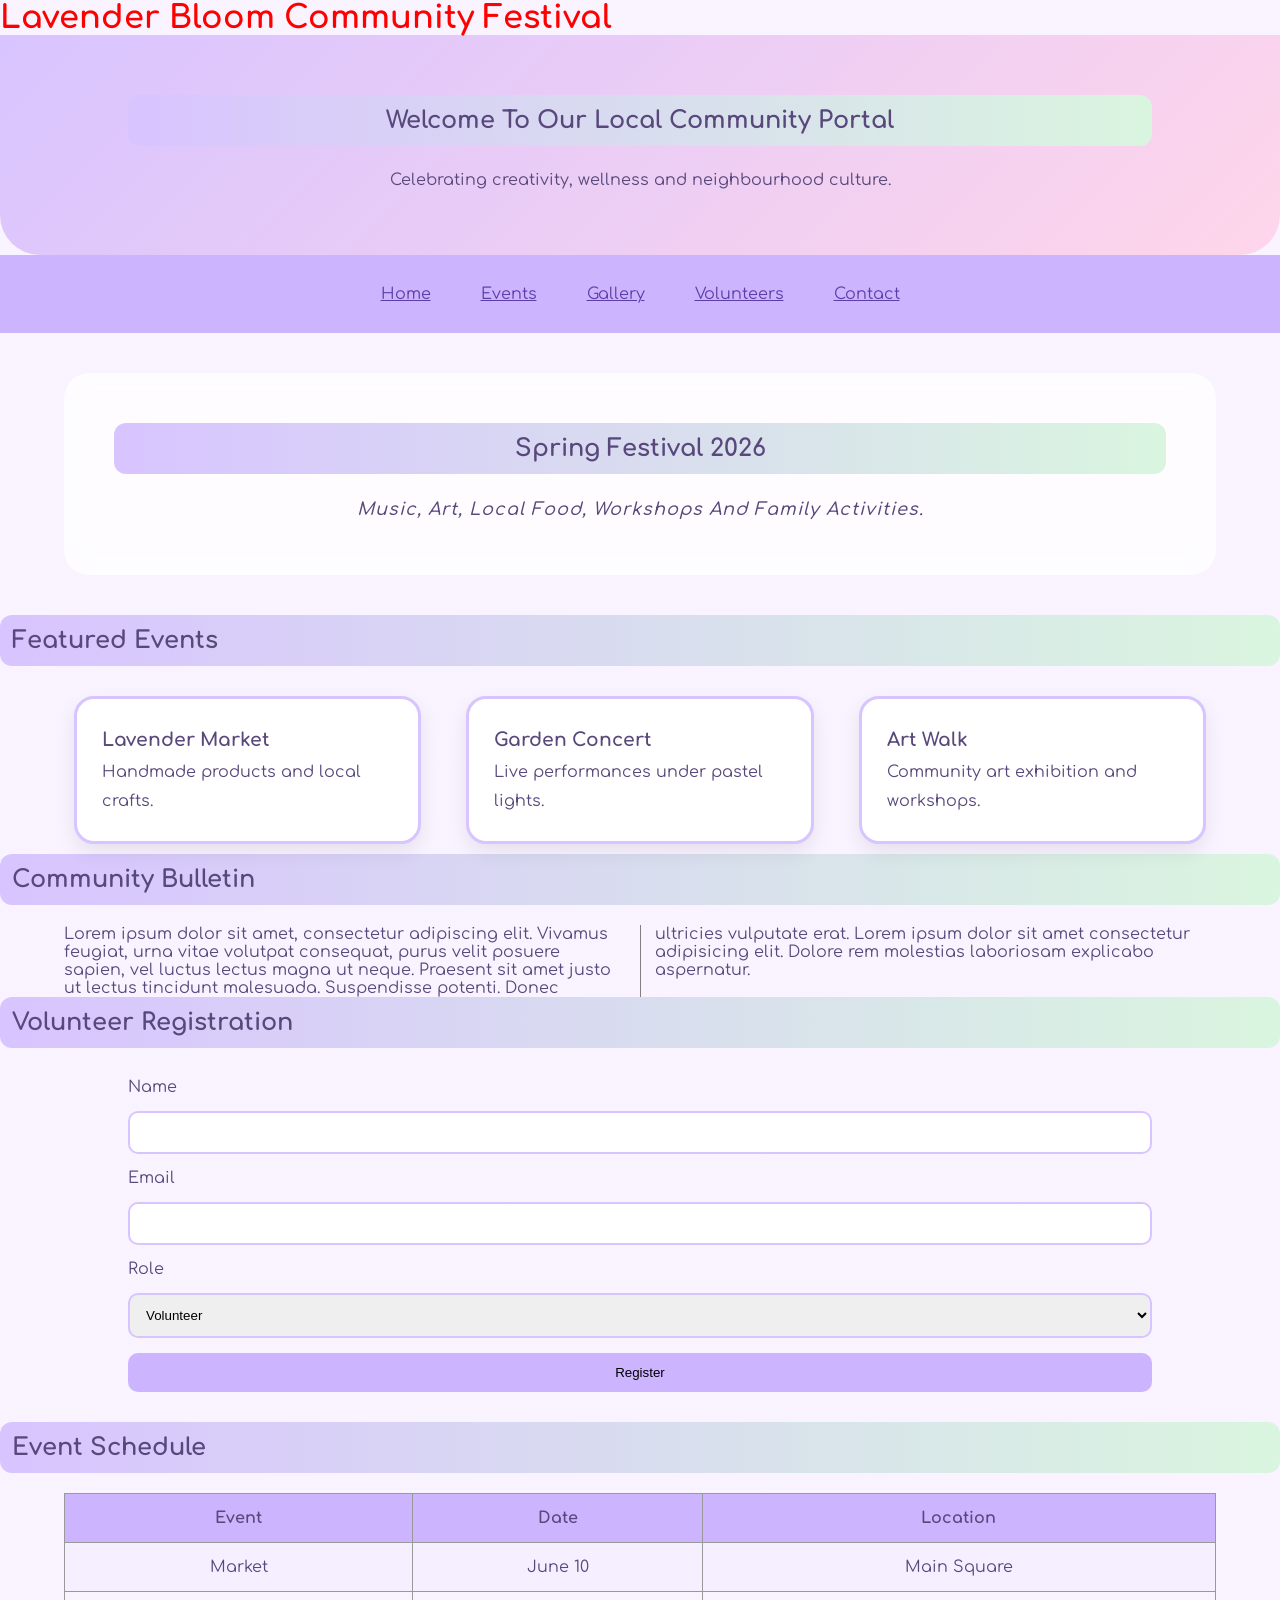
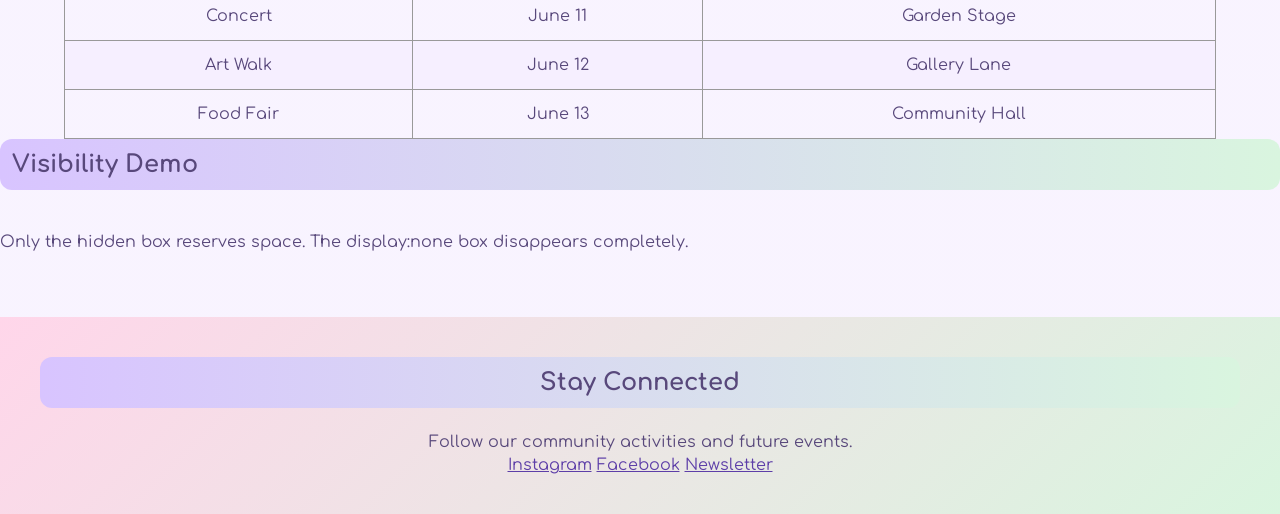
<file: cts CSS/index.html>
<!DOCTYPE html>
<html lang="en">
<head>
<meta charset="UTF-8">
<meta name="viewport" content="width=device-width, initial-scale=1.0">

<title>Lavender Bloom Community Festival</title>

<!-- Exercise 1: Internal CSS -->
<style>
body{
    background:#f8f3ff;
}
</style>

<link rel="stylesheet" href="style.css">
</head>
<body>

<!-- Exercise 1: Inline CSS -->
<h1 style="color:red;" class="inline-heading">
Lavender Bloom Community Festival
</h1>

<header id="mainHeader">
    <h2>Welcome To Our Local Community Portal</h2>
    <p>
        Celebrating creativity, wellness and neighbourhood culture.
    </p>
</header>

<nav class="navbar">
<ul>
<li><a href="#">Home</a></li>
<li><a href="#">Events</a></li>
<li><a href="#">Gallery</a></li>
<li><a href="#">Volunteers</a></li>
<li><a href="#">Contact</a></li>
</ul>
</nav>

<section class="hero">
<div class="hero-content">
<h2>Spring Festival 2026</h2>
<p class="description">
Music, art, local food, workshops and family activities.
</p>
</div>
</section>

<section>
<h2>Featured Events</h2>

<div class="events-grid">

<div class="eventCard">
<h3>Lavender Market</h3>
<p>Handmade products and local crafts.</p>
</div>

<div class="eventCard">
<h3>Garden Concert</h3>
<p>Live performances under pastel lights.</p>
</div>

<div class="eventCard">
<h3>Art Walk</h3>
<p>Community art exhibition and workshops.</p>
</div>

</div>
</section>

<section>
<h2>Community Bulletin</h2>

<div class="news-column">
Lorem ipsum dolor sit amet, consectetur adipiscing elit.
Vivamus feugiat, urna vitae volutpat consequat,
purus velit posuere sapien, vel luctus lectus magna ut neque.
Praesent sit amet justo ut lectus tincidunt malesuada.
Suspendisse potenti. Donec ultricies vulputate erat.
Lorem ipsum dolor sit amet consectetur adipisicing elit.
Dolore rem molestias laboriosam explicabo aspernatur.
</div>

</section>

<section>
<h2>Volunteer Registration</h2>

<form>

<label>Name</label>
<input type="text" class="focusField">

<label>Email</label>
<input type="email">

<label>Role</label>
<select>
<option>Volunteer</option>
<option>Coordinator</option>
</select>

<button type="submit">
Register
</button>

</form>

</section>

<section>
<h2>Event Schedule</h2>

<table>

<tr>
<th>Event</th>
<th>Date</th>
<th>Location</th>
</tr>

<tr>
<td>Market</td>
<td>June 10</td>
<td>Main Square</td>
</tr>

<tr>
<td>Concert</td>
<td>June 11</td>
<td>Garden Stage</td>
</tr>

<tr>
<td>Art Walk</td>
<td>June 12</td>
<td>Gallery Lane</td>
</tr>

<tr>
<td>Food Fair</td>
<td>June 13</td>
<td>Community Hall</td>
</tr>

</table>

</section>

<section>
<h2>Visibility Demo</h2>

<div class="hidden-box">
visibility:hidden example
</div>

<div class="none-box">
display:none example
</div>

<p>
Only the hidden box reserves space.
The display:none box disappears completely.
</p>

</section>

<footer>

<h2>Stay Connected</h2>

<p>
Follow our community activities and future events.
</p>

<a href="#">Instagram</a>
<a href="#">Facebook</a>
<a href="#">Newsletter</a>

</footer>

</body>
</html>
</file>
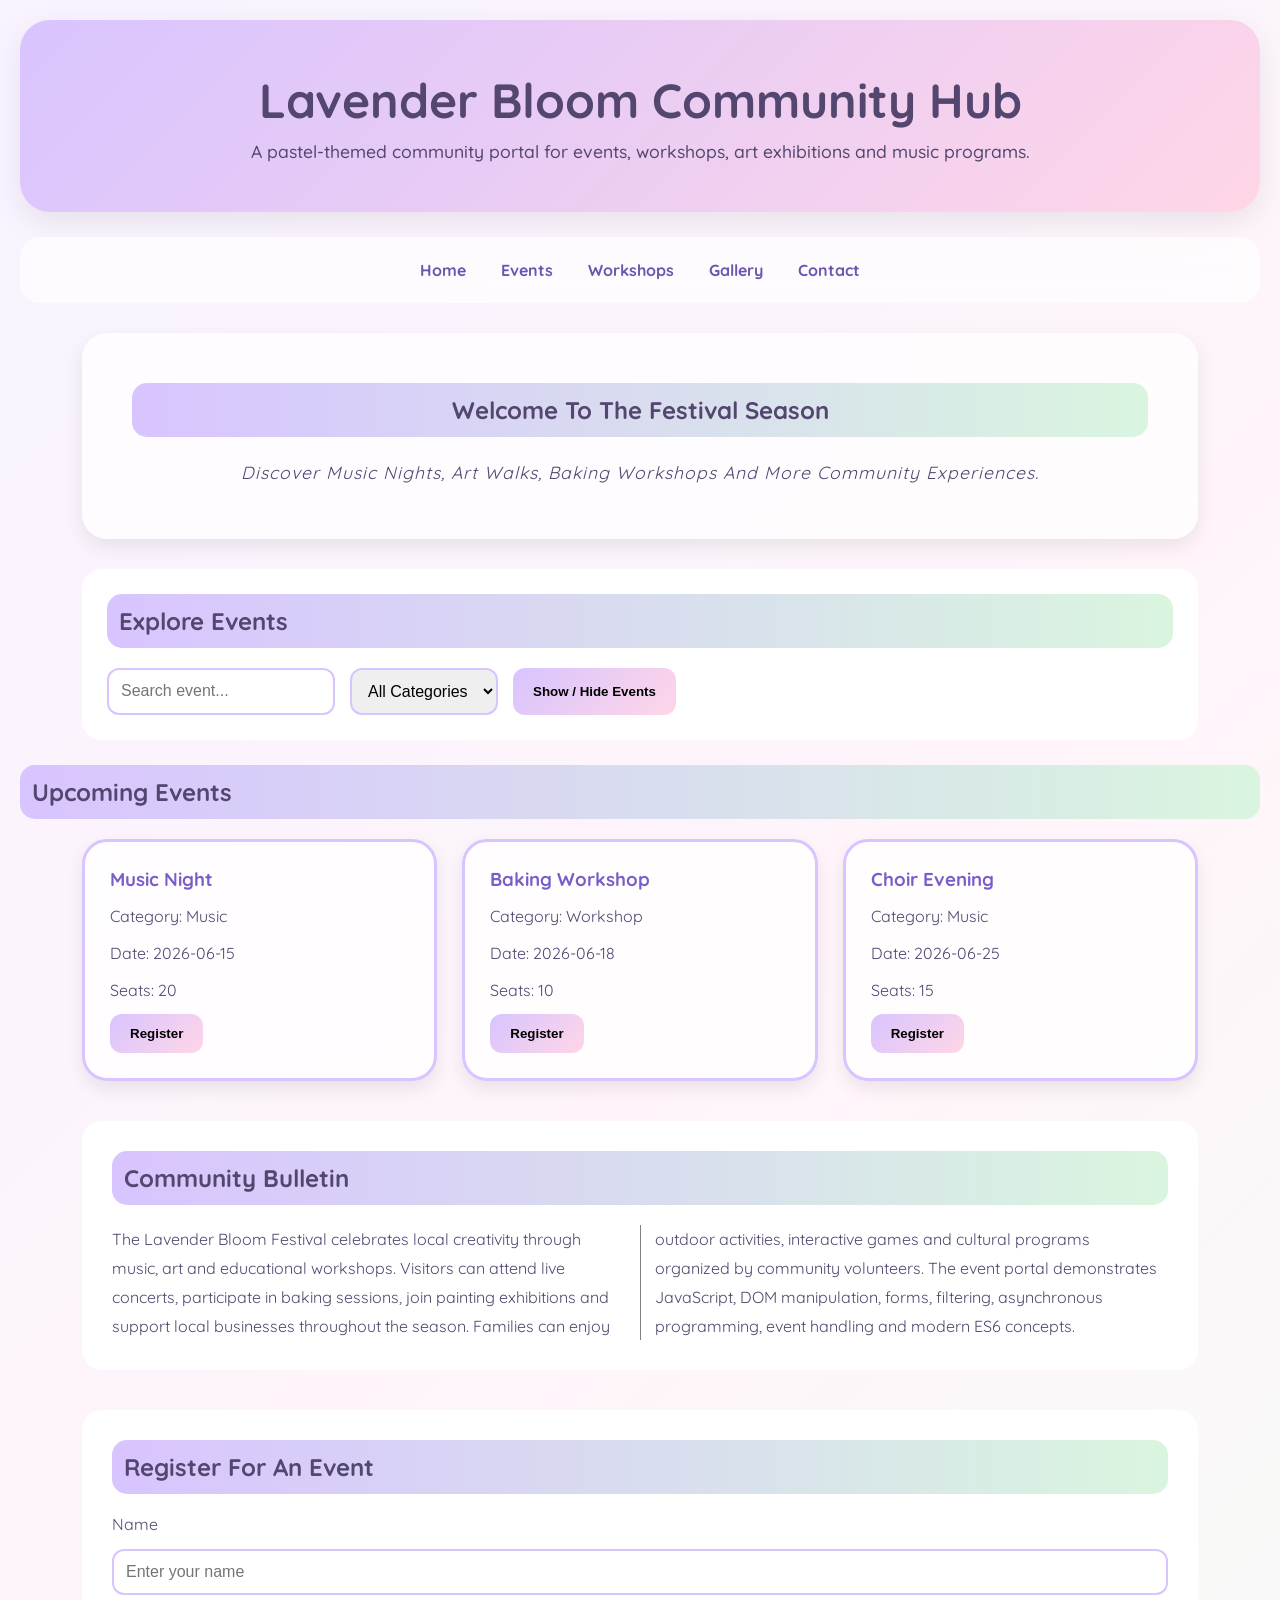
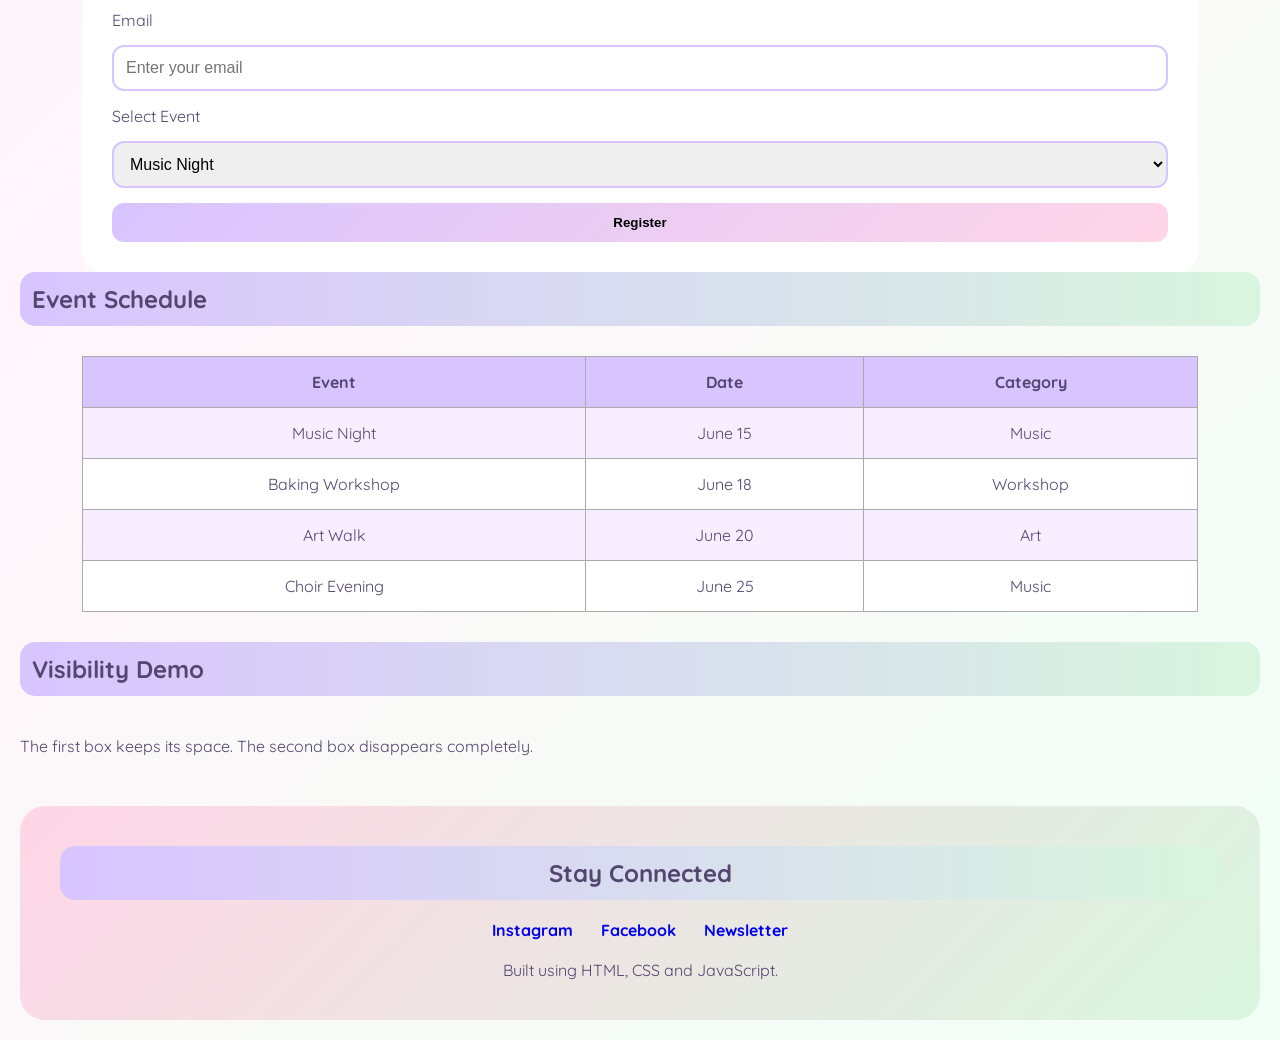
<file: cts javascript/index.html>
<!DOCTYPE html>
<html lang="en">
<head>
<meta charset="UTF-8">
<meta name="viewport" content="width=device-width, initial-scale=1.0">

<title>Lavender Bloom Community Hub</title>

<link rel="stylesheet" href="style.css">

<script src="https://code.jquery.com/jquery-3.7.1.min.js"></script>
</head>

<body>

<header id="mainHeader">

<h1> Lavender Bloom Community Hub</h1>

<p>
A pastel-themed community portal for events,
workshops, art exhibitions and music programs.
</p>

</header>

<nav class="navbar">

<ul>

<li><a href="#">Home</a></li>

<li><a href="#">Events</a></li>

<li><a href="#">Workshops</a></li>

<li><a href="#">Gallery</a></li>

<li><a href="#">Contact</a></li>

</ul>

</nav>

<section class="hero">

<h2>Welcome To The Festival Season</h2>

<p class="description">

Discover music nights, art walks,
baking workshops and more community experiences.

</p>

</section>

<section class="control-panel">

<h2>Explore Events</h2>

<div class="filters">

<input
type="text"
id="searchBox"
placeholder="Search event..."
>

<select id="categoryFilter">

<option value="All">
All Categories
</option>

<option value="Music">
Music
</option>

<option value="Workshop">
Workshop
</option>

<option value="Art">
Art
</option>

</select>

<button id="registerBtn">
Show / Hide Events
</button>

</div>

</section>

<section>

<h2>Upcoming Events</h2>

<div id="loading">
Loading events...
</div>

<div id="eventsContainer">

</div>

</section>

<section class="bulletin">

<h2>Community Bulletin</h2>

<div class="news-column">

The Lavender Bloom Festival celebrates
local creativity through music,
art and educational workshops.

Visitors can attend live concerts,
participate in baking sessions,
join painting exhibitions and support
local businesses throughout the season.

Families can enjoy outdoor activities,
interactive games and cultural programs
organized by community volunteers.

The event portal demonstrates JavaScript,
DOM manipulation, forms,
filtering, asynchronous programming,
event handling and modern ES6 concepts.

</div>

</section>

<section class="form-section">

<h2>Register For An Event</h2>

<form id="regForm">

<label>Name</label>

<input
type="text"
name="name"
placeholder="Enter your name"
>

<label>Email</label>

<input
type="email"
name="email"
placeholder="Enter your email"
>

<label>Select Event</label>

<select name="event">

<option>
Music Night
</option>

<option>
Baking Workshop
</option>

<option>
Art Walk
</option>

</select>

<button type="submit">
Register
</button>

</form>

<div id="formMessage">

</div>

</section>

<section>

<h2>Event Schedule</h2>

<table>

<tr>
<th>Event</th>
<th>Date</th>
<th>Category</th>
</tr>

<tr>
<td>Music Night</td>
<td>June 15</td>
<td>Music</td>
</tr>

<tr>
<td>Baking Workshop</td>
<td>June 18</td>
<td>Workshop</td>
</tr>

<tr>
<td>Art Walk</td>
<td>June 20</td>
<td>Art</td>
</tr>

<tr>
<td>Choir Evening</td>
<td>June 25</td>
<td>Music</td>
</tr>

</table>

</section>

<section>

<h2>Visibility Demo</h2>

<div class="hidden-box">
visibility:hidden example
</div>

<div class="none-box">
display:none example
</div>

<p>
The first box keeps its space.
The second box disappears completely.
</p>

</section>

<footer>

<h2>Stay Connected</h2>

<div class="socials">

<a href="#">Instagram</a>
<a href="#">Facebook</a>
<a href="#">Newsletter</a>

</div>

<p>
Built using HTML, CSS and JavaScript.
</p>

</footer>

<script src="main.js"></script>

</body>
</html>
</file>
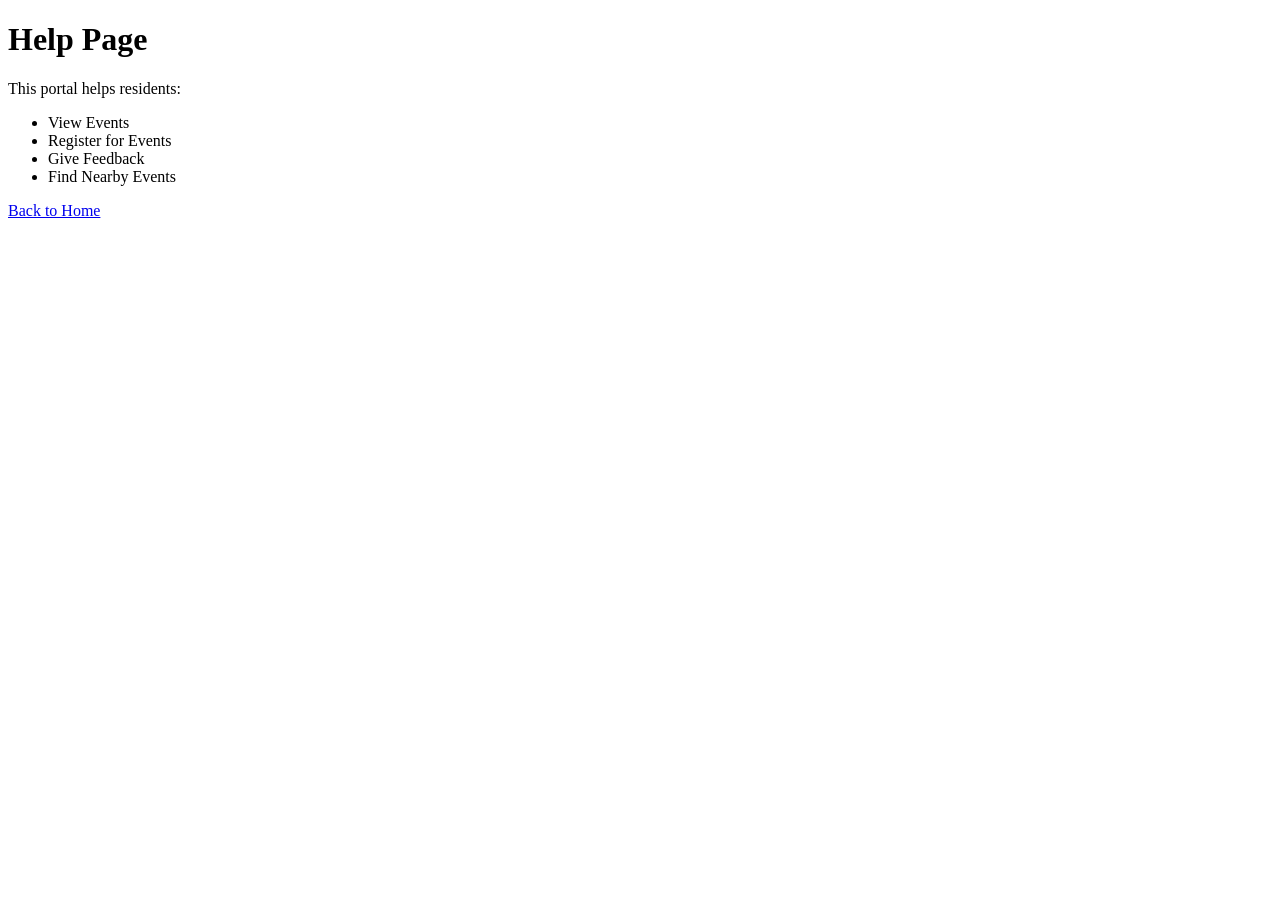
<file: cts html/help.html>
<!DOCTYPE html>
<html lang="en">
<head>
    <meta charset="UTF-8">
    <title>Help Page</title>
</head>
<body>

    <h1>Help Page</h1>

    <p>
        This portal helps residents:
    </p>

    <ul>
        <li>View Events</li>
        <li>Register for Events</li>
        <li>Give Feedback</li>
        <li>Find Nearby Events</li>
    </ul>

    <a href="index.html">Back to Home</a>

</body>
</html>
</file>
<file: cts CSS/style.css>
@import url('https://fonts.googleapis.com/css2?family=Comfortaa:wght@400;700&display=swap');


*{
    margin:0;
    padding:0;
    box-sizing:border-box;
}


body{

    font-family:'Comfortaa',sans-serif;

    background:
    linear-gradient(
    rgba(248,243,255,.95),
    rgba(248,243,255,.95)
    ),

    url("https://images.unsplash.com/photo-1465146344425-f00d5f5c8f07");

    background-size:cover;

    color:#58487b;

    width:100%;
}


#mainHeader{

    text-align:center;

    padding:60px 10%;

    background:
    linear-gradient(
    135deg,
    #d8c4ff,
    #ffd6ea
    );

    border-bottom-left-radius:40px;
    border-bottom-right-radius:40px;
}


h2{

    background:
    linear-gradient(
    90deg,
    #d8c4ff,
    #d9f5df
    );

    padding:12px;

    border-radius:12px;

    margin-bottom:20px;
}


h3,
p{

    line-height:1.8;
}



.navbar{

    background:#cdb4ff;
}

.navbar ul{

    list-style:none;

    display:flex;

    justify-content:center;

    gap:30px;

    padding:20px;
}

.navbar li{

    margin:5px;
    padding:5px;
}

a:link{
    color:#5d3ea8;
}

a:visited{
    color:#8e5ee0;
}

a:hover{
    color:#ff4f95;
}

a:active{
    color:black;
}



.hero{

    width:90%;

    margin:40px auto;

    padding:50px;

    background:rgba(255,255,255,.75);

    backdrop-filter:blur(10px);

    border-radius:25px;

    text-align:center;
}

.events-grid{

    width:90%;

    margin:auto;

    display:grid;

    grid-template-columns:
    repeat(3,1fr);

    gap:25px;
}


.eventCard{

    background:white;

    border:3px solid #d8c4ff;

    margin:10px;

    padding:25px;

    border-radius:20px;

    box-shadow:0 8px 20px rgba(0,0,0,.08);

    transition:.3s;
}

.eventCard:hover{

    transform:translateY(-8px);
}



.description{

    font-size:1.1rem;

    font-style:italic;

    font-weight:500;

    text-transform:capitalize;

    letter-spacing:1px;

    text-align:center;
}



form{

    width:80%;

    margin:30px auto;

    display:flex;

    flex-direction:column;

    gap:15px;
}

input,
select{

    padding:12px;

    border:2px solid #d8c4ff;

    border-radius:10px;
}

.focusField:focus{

    outline:4px solid #d9f5df;
}

button{

    background:#cdb4ff;

    border:none;

    padding:12px;

    border-radius:10px;

    cursor:pointer;
}



table{

    width:90%;

    margin:auto;

    border-collapse:collapse;

    text-align:center;
}

th{

    background:#cdb4ff;
}

th,
td{

    border:1px solid #999;

    padding:15px;
}

tr:nth-child(even){

    background:#f6efff;
}


.news-column{

    width:90%;

    margin:auto;

    column-count:2;

    column-gap:30px;

    column-rule:1px solid gray;
}



.hidden-box{

    visibility:hidden;
}

.none-box{

    display:none;
}


footer{

    margin-top:60px;

    text-align:center;

    padding:40px;

    background:
    linear-gradient(
    135deg,
    #ffd6ea,
    #d9f5df
    );
}


@media screen and (max-width:768px){

    .navbar ul{

        flex-direction:column;
    }

    .events-grid{

        grid-template-columns:1fr;
    }

    body{

        font-size:90%;
    }

    .hero{

        width:95%;
    }

    img{

        width:70%;
    }

    .news-column{

        column-count:1;
    }
}
</file>
<file: cts javascript/style.css>
@import url('https://fonts.googleapis.com/css2?family=Quicksand:wght@400;500;700&display=swap');




:root{

    --lavender:#d8c4ff;
    --lavender-dark:#7b5dc7;

    --pink:#ffd6e7;

    --mint:#d9f5df;

    --cream:#fffdf8;

    --white-glass:
    rgba(255,255,255,0.72);

    --shadow:
    rgba(0,0,0,0.08);
}


*{

    margin:0;

    padding:0;

    box-sizing:border-box;
}


body{

    font-family:
    'Quicksand',
    sans-serif;

    min-height:100vh;

    background:
    linear-gradient(
        135deg,
        #f8f3ff,
        #fff5fa,
        #f1fff6
    );

    color:#53466f;

    padding:20px;
}


#mainHeader{

    text-align:center;

    padding:50px 20px;

    border-radius:30px;

    margin-bottom:25px;

    background:
    linear-gradient(
        135deg,
        var(--lavender),
        var(--pink)
    );

    box-shadow:
    0 10px 30px
    var(--shadow);
}

#mainHeader h1{

    font-size:3rem;

    margin-bottom:10px;
}

#mainHeader p{

    font-size:1.1rem;

    font-weight:500;
}

.navbar{

    margin-bottom:30px;
}

.navbar ul{

    display:flex;

    justify-content:center;

    gap:25px;

    list-style:none;

    background:
    rgba(255,255,255,0.65);

    padding:18px;

    border-radius:20px;

    backdrop-filter:blur(12px);
}

.navbar li{

    padding:5px;
}

.navbar a{

    text-decoration:none;

    font-weight:700;

    transition:0.3s;
}


/* Link Styling */

.navbar a:link{

    color:#6d55af;
}

.navbar a:visited{

    color:#8a6bd4;
}

.navbar a:hover{

    color:#ff5f99;
}

.navbar a:active{

    color:black;
}


.hero{

    width:90%;

    margin:30px auto;

    text-align:center;

    padding:50px;

    border-radius:25px;

    background:
    var(--white-glass);

    backdrop-filter:
    blur(12px);

    box-shadow:
    0 8px 20px
    var(--shadow);
}

.description{

    margin-top:15px;

    font-size:1.1rem;

    font-style:italic;

    letter-spacing:1px;

    line-height:1.8;

    text-transform:capitalize;
}



h2{

    margin-bottom:20px;

    padding:12px;

    border-radius:15px;

    background:
    linear-gradient(
        90deg,
        var(--lavender),
        var(--mint)
    );
}



.control-panel{

    width:90%;

    margin:auto;

    padding:25px;

    background:white;

    border-radius:20px;

    margin-bottom:25px;
}

.filters{

    display:flex;

    gap:15px;

    flex-wrap:wrap;
}



input,
select{

    padding:12px;

    border:2px solid
    var(--lavender);

    border-radius:12px;

    font-size:1rem;

    outline:none;
}

input:focus,
select:focus{

    outline:4px solid
    var(--mint);
}


button{

    border:none;

    padding:12px 20px;

    border-radius:12px;

    cursor:pointer;

    font-weight:700;

    background:
    linear-gradient(
        135deg,
        var(--lavender),
        var(--pink)
    );

    transition:0.3s;
}

button:hover{

    transform:
    translateY(-3px);

    box-shadow:
    0 8px 20px
    rgba(0,0,0,.12);
}



#loading{

    text-align:center;

    padding:20px;

    font-weight:bold;

    color:
    var(--lavender-dark);
}


#eventsContainer{

    width:90%;

    margin:auto;

    display:grid;

    grid-template-columns:
    repeat(
        auto-fit,
        minmax(260px,1fr)
    );

    gap:25px;
}


.eventCard{

    background:
    rgba(255,255,255,.8);

    backdrop-filter:
    blur(10px);

    padding:25px;

    border-radius:25px;

    border:
    3px solid
    var(--lavender);

    box-shadow:
    0 8px 18px
    var(--shadow);

    transition:0.3s;
}

.eventCard:hover{

    transform:
    translateY(-8px);
}

.eventCard h3{

    margin-bottom:12px;

    color:
    var(--lavender-dark);
}

.eventCard p{

    margin-bottom:10px;

    line-height:1.7;
}


.bulletin{

    width:90%;

    margin:40px auto;

    background:white;

    padding:30px;

    border-radius:20px;
}

.news-column{

    column-count:2;

    column-gap:30px;

    column-rule:
    1px solid gray;

    line-height:1.8;
}



.form-section{

    width:90%;

    margin:auto;

    background:white;

    padding:30px;

    border-radius:20px;
}

#regForm{

    display:flex;

    flex-direction:column;

    gap:15px;
}



.success{

    color:green;

    font-weight:bold;
}

.error{

    color:red;

    font-weight:bold;
}



table{

    width:90%;

    margin:30px auto;

    border-collapse:collapse;

    text-align:center;

    background:white;
}

th{

    background:
    var(--lavender);
}

th,
td{

    border:1px solid #aaa;

    padding:15px;
}

tr:nth-child(even){

    background:
    #f7efff;
}



.hidden-box{

    visibility:hidden;
}

.none-box{

    display:none;
}



footer{

    margin-top:50px;

    text-align:center;

    padding:40px;

    border-radius:25px;

    background:
    linear-gradient(
        135deg,
        var(--pink),
        var(--mint)
    );
}

.socials{

    margin:20px 0;
}

.socials a{

    margin:0 12px;

    text-decoration:none;

    font-weight:bold;
}


@media screen and (max-width:768px){

    .navbar ul{

        flex-direction:column;

        text-align:center;
    }

    .filters{

        flex-direction:column;
    }

    .news-column{

        column-count:1;
    }

    #mainHeader h1{

        font-size:2rem;
    }

    body{

        font-size:90%;
    }

    .hero{

        width:95%;
    }
}
</file>
